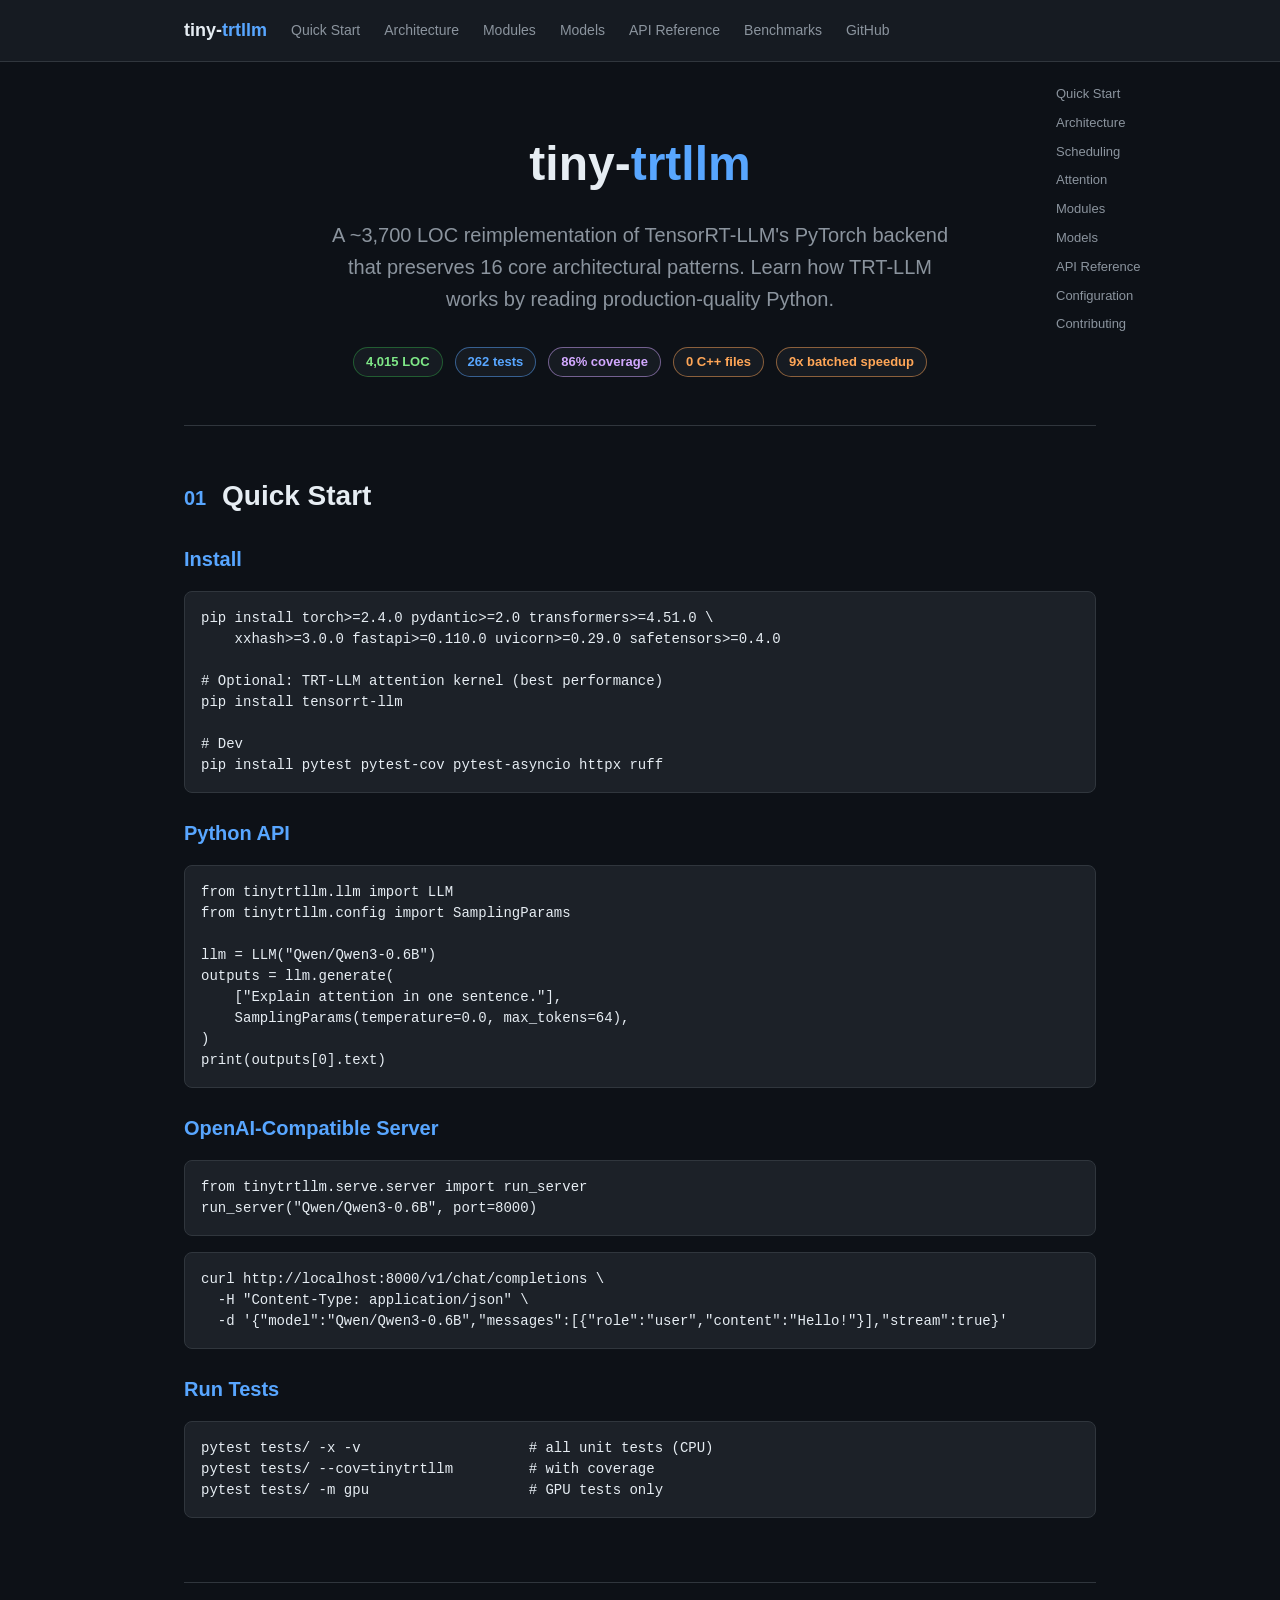
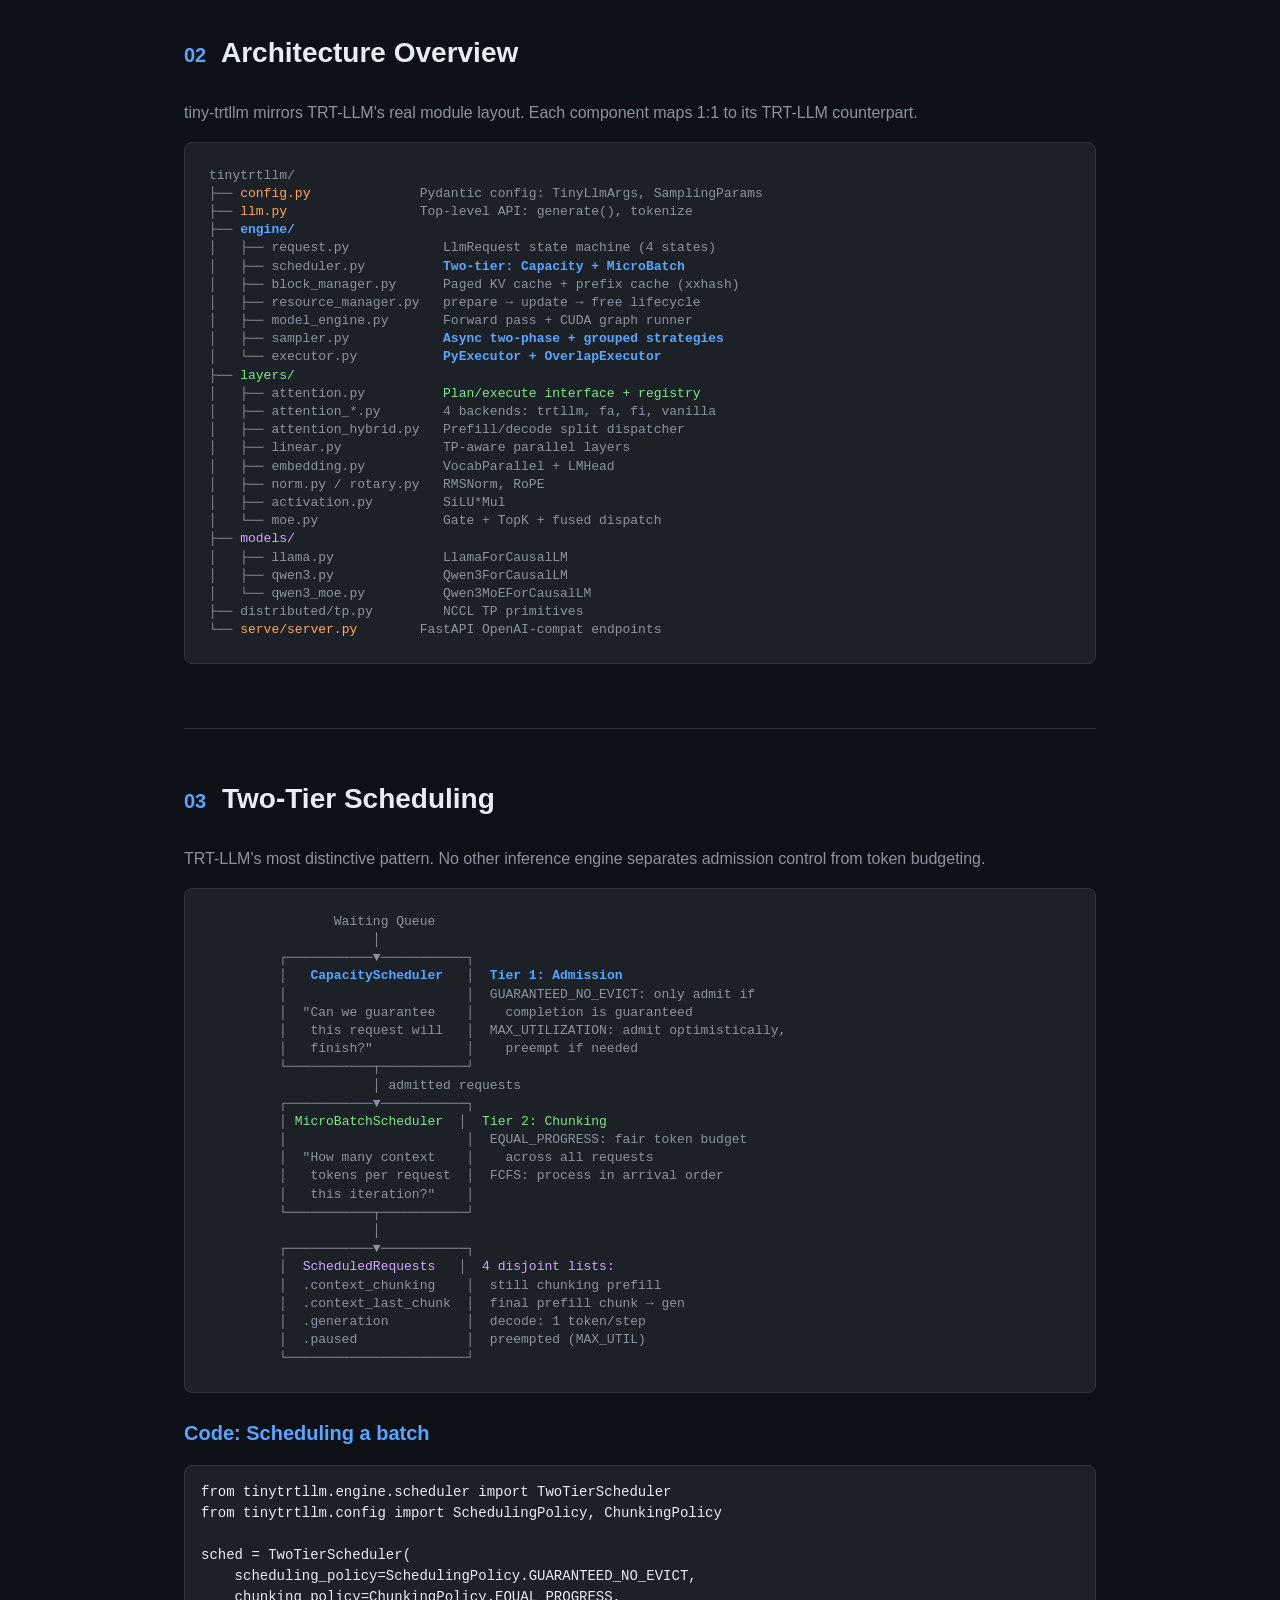
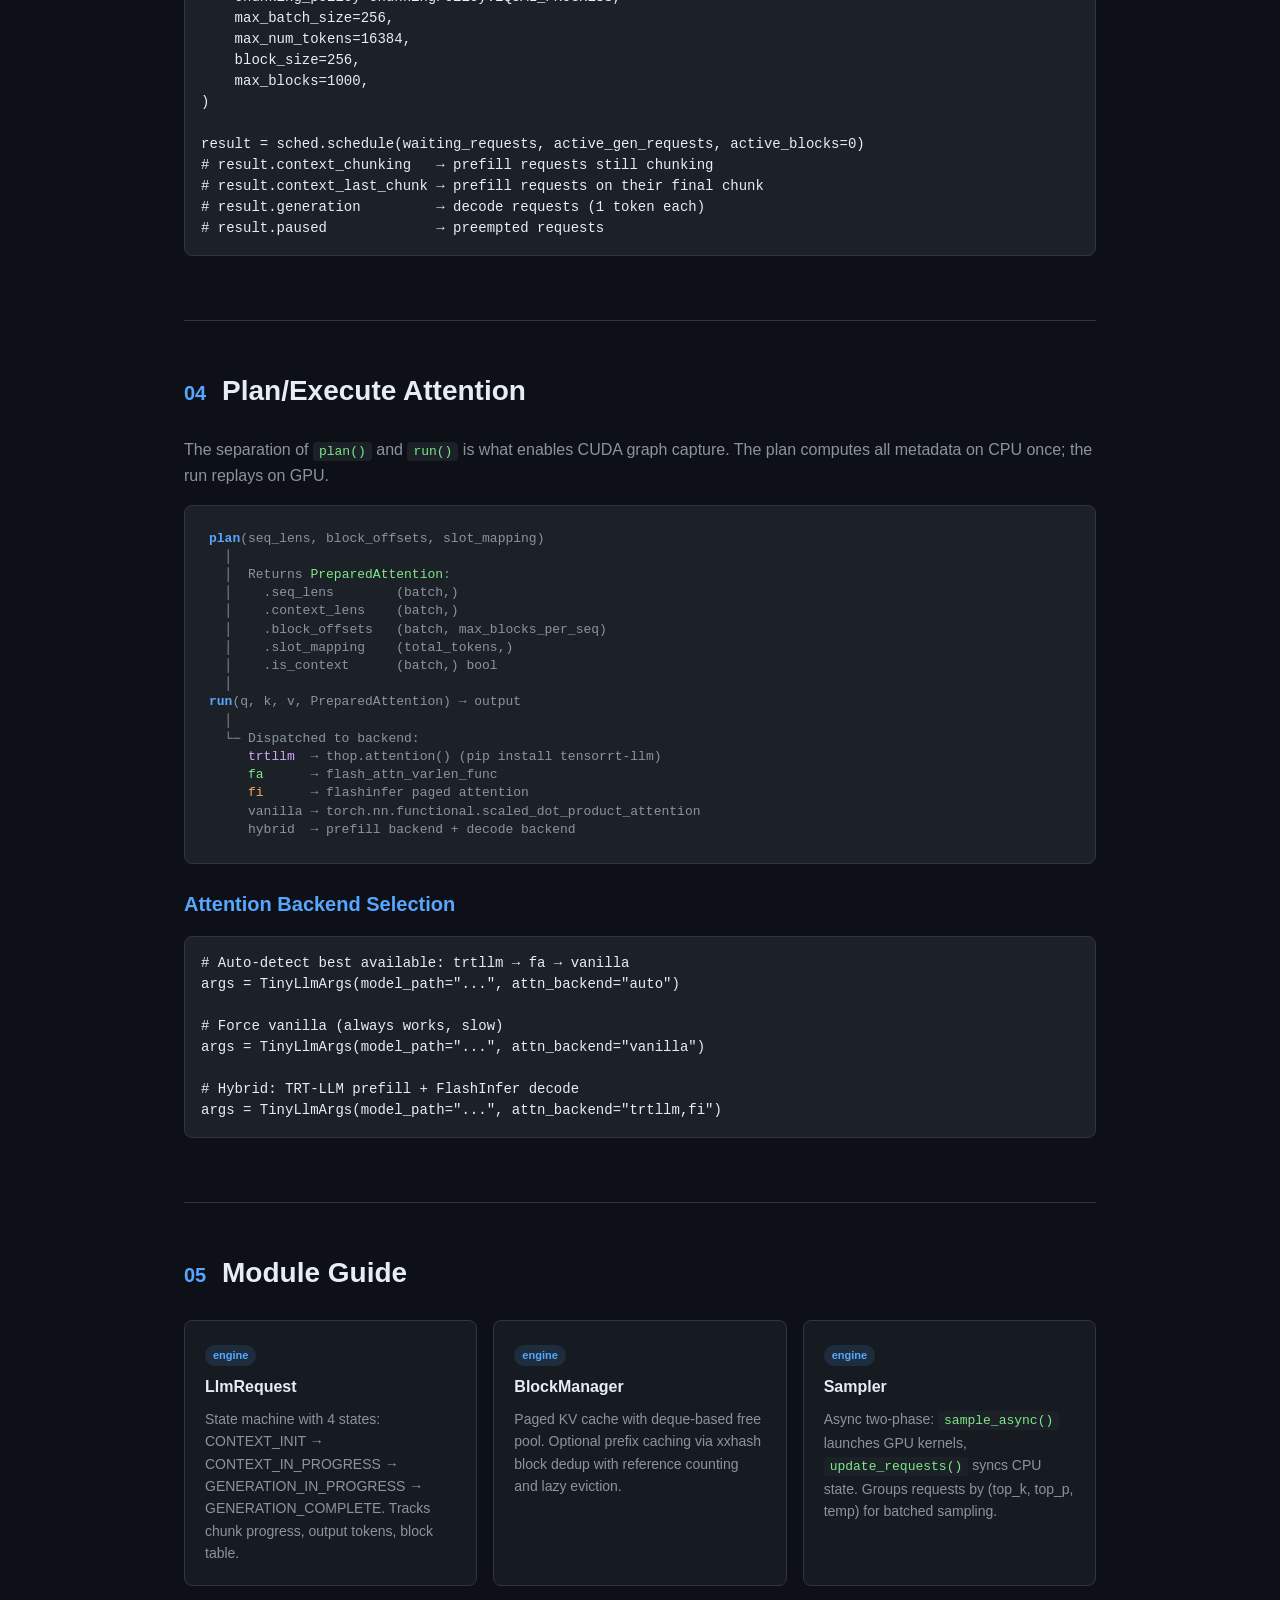
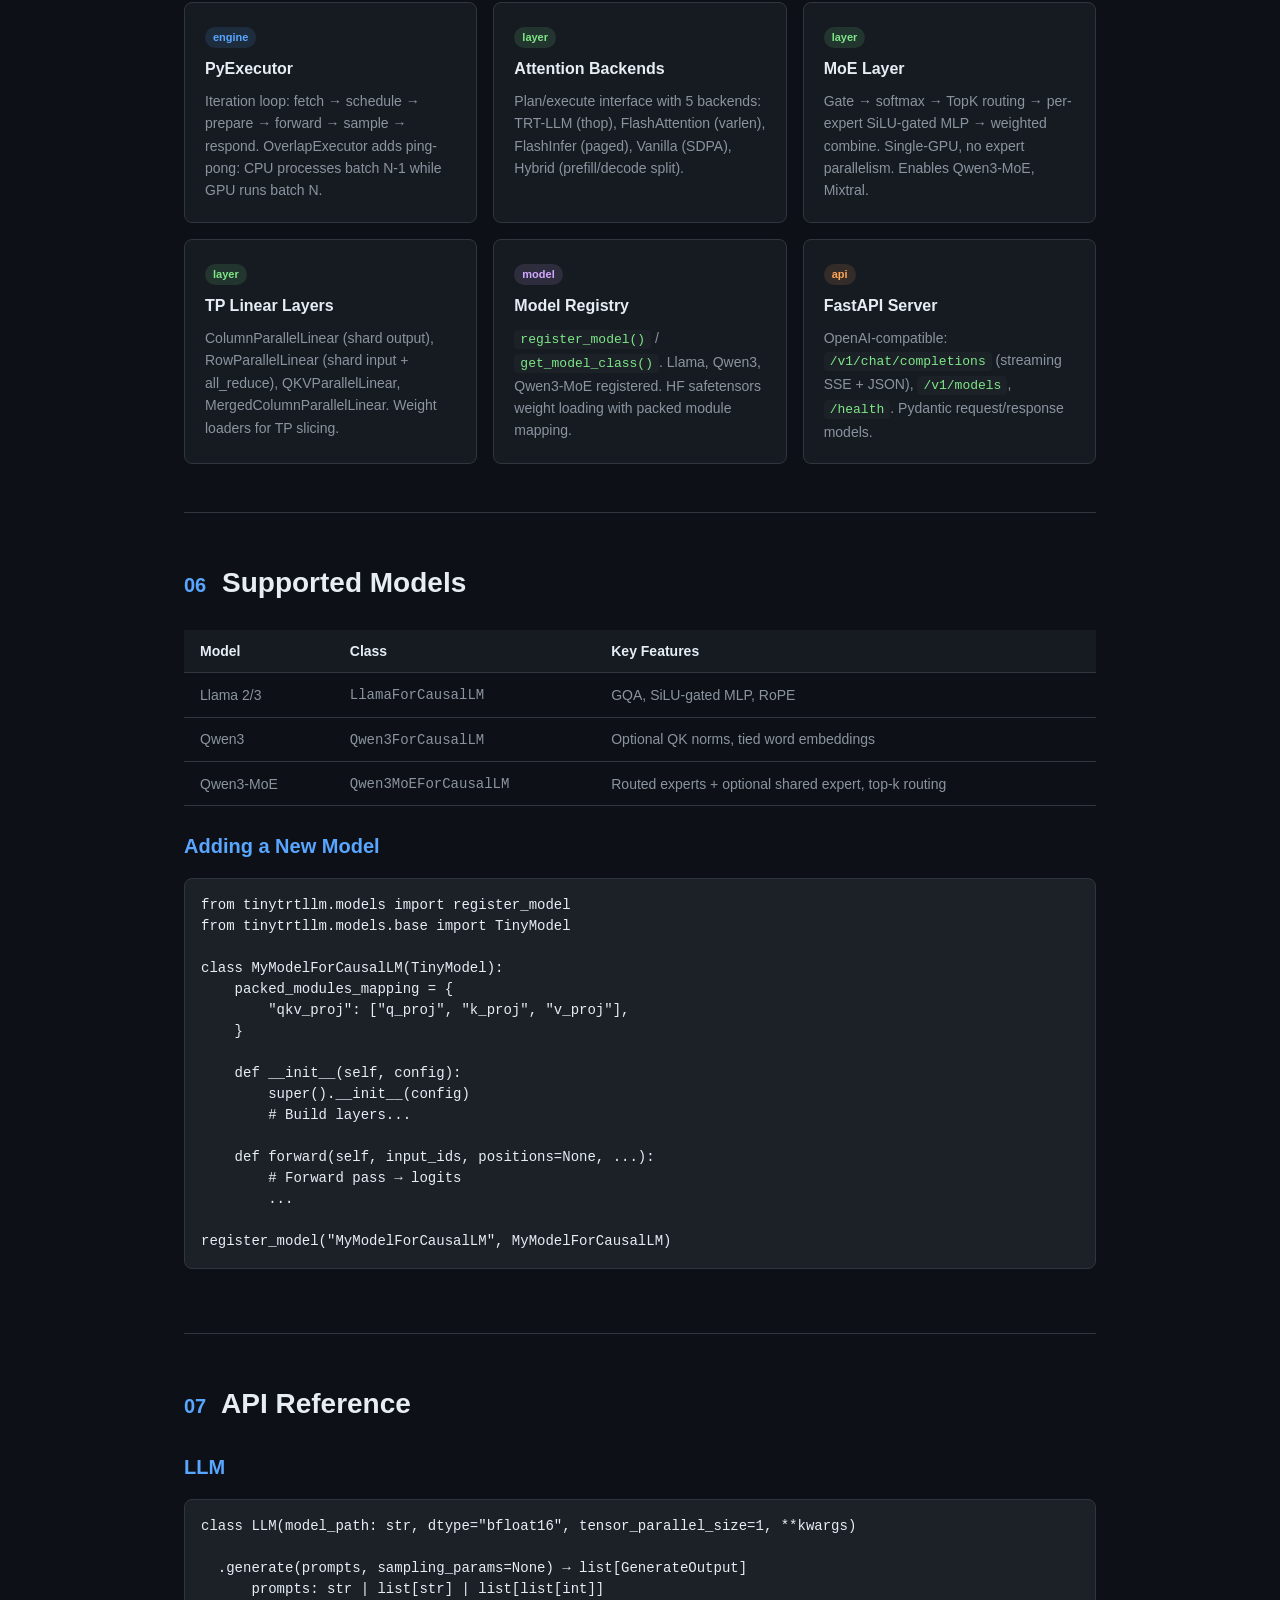
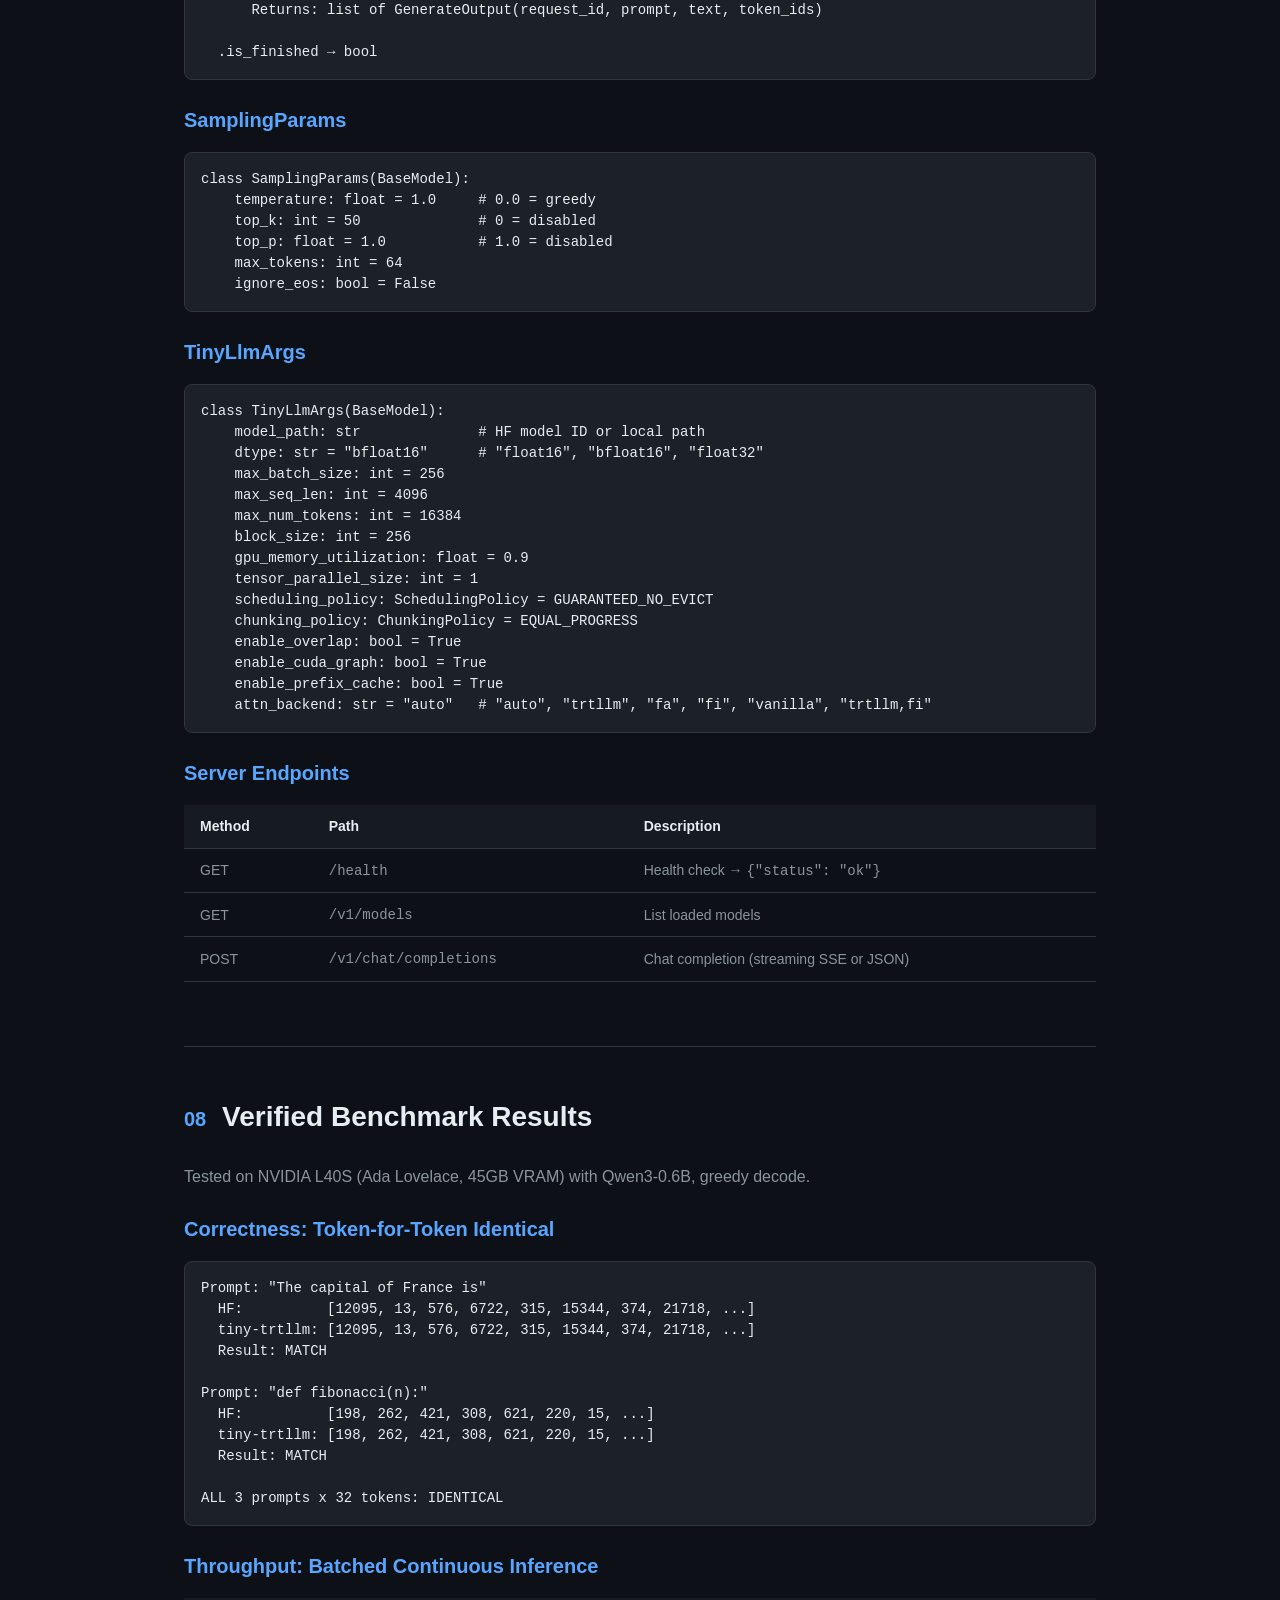
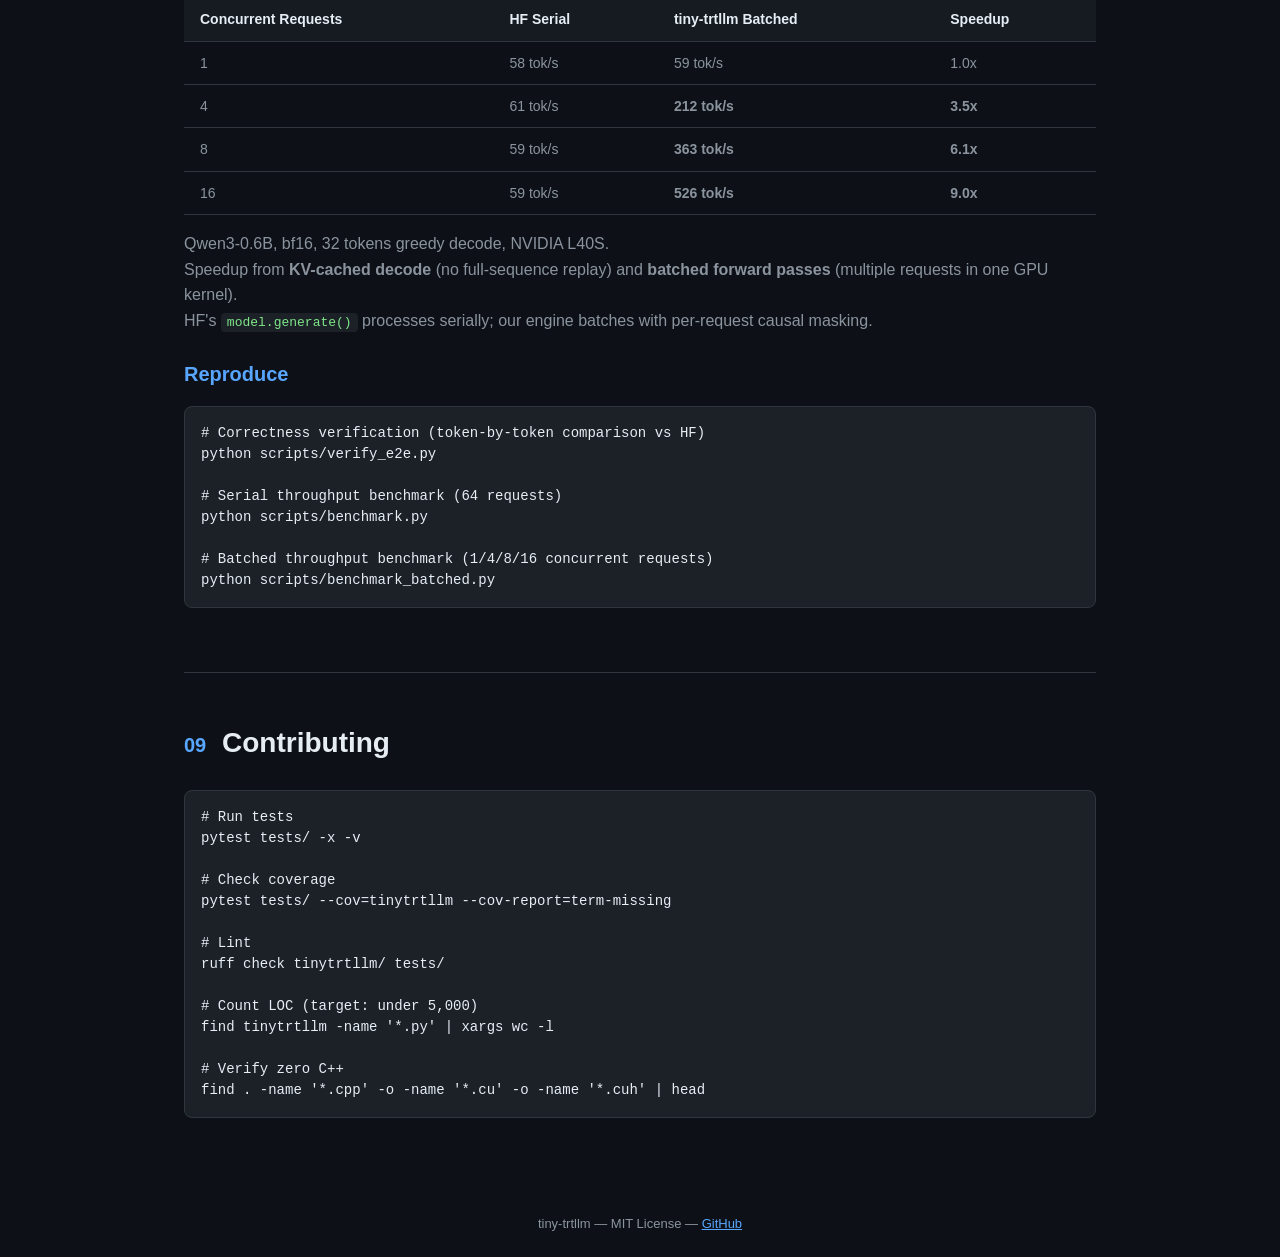
<file: docs/index.html>
<!DOCTYPE html>
<html lang="en">
<head>
<meta charset="UTF-8">
<meta name="viewport" content="width=device-width, initial-scale=1.0">
<title>tiny-trtllm Documentation</title>
<style>
  :root {
    --bg: #0d1117;
    --surface: #161b22;
    --border: #30363d;
    --text: #e6edf3;
    --text-muted: #8b949e;
    --accent: #58a6ff;
    --accent2: #7ee787;
    --accent3: #d2a8ff;
    --accent4: #ffa657;
    --code-bg: #1c2128;
  }
  * { margin: 0; padding: 0; box-sizing: border-box; }
  body {
    font-family: -apple-system, BlinkMacSystemFont, 'Segoe UI', Helvetica, Arial, sans-serif;
    background: var(--bg);
    color: var(--text);
    line-height: 1.6;
  }
  .container { max-width: 960px; margin: 0 auto; padding: 0 24px; }

  /* Nav */
  nav {
    background: var(--surface);
    border-bottom: 1px solid var(--border);
    padding: 16px 0;
    position: sticky; top: 0; z-index: 10;
  }
  nav .container { display: flex; align-items: center; gap: 24px; }
  nav a { color: var(--text-muted); text-decoration: none; font-size: 14px; }
  nav a:hover, nav a.active { color: var(--text); }
  .logo { font-weight: 700; font-size: 18px; color: var(--text); text-decoration: none; }
  .logo span { color: var(--accent); }

  /* Hero */
  .hero {
    padding: 64px 0 48px;
    text-align: center;
    border-bottom: 1px solid var(--border);
  }
  .hero h1 { font-size: 48px; font-weight: 800; margin-bottom: 16px; }
  .hero h1 span { color: var(--accent); }
  .hero p { font-size: 20px; color: var(--text-muted); max-width: 640px; margin: 0 auto 32px; }
  .badges { display: flex; gap: 12px; justify-content: center; flex-wrap: wrap; }
  .badge {
    display: inline-block; padding: 4px 12px; border-radius: 16px;
    font-size: 13px; font-weight: 600;
    background: var(--surface); border: 1px solid var(--border);
  }
  .badge.loc { color: var(--accent2); border-color: #2ea04380; }
  .badge.tests { color: var(--accent); border-color: #58a6ff80; }
  .badge.cov { color: var(--accent3); border-color: #d2a8ff80; }
  .badge.cpp { color: var(--accent4); border-color: #ffa65780; }

  /* Sections */
  section { padding: 48px 0; border-bottom: 1px solid var(--border); }
  section:last-child { border-bottom: none; }
  h2 { font-size: 28px; margin-bottom: 24px; }
  h2 .num { color: var(--accent); font-size: 20px; margin-right: 8px; }
  h3 { font-size: 20px; margin: 24px 0 12px; color: var(--accent); }
  p, li { color: var(--text-muted); margin-bottom: 12px; }
  ul { padding-left: 24px; }
  a { color: var(--accent); }

  /* Code blocks */
  pre {
    background: var(--code-bg); border: 1px solid var(--border);
    border-radius: 8px; padding: 16px; overflow-x: auto;
    font-size: 14px; line-height: 1.5; margin: 16px 0;
  }
  code { font-family: 'SF Mono', 'Fira Code', monospace; }
  p code, li code {
    background: var(--code-bg); padding: 2px 6px; border-radius: 4px;
    font-size: 13px; color: var(--accent2);
  }

  /* Cards grid */
  .cards { display: grid; grid-template-columns: repeat(auto-fit, minmax(280px, 1fr)); gap: 16px; }
  .card {
    background: var(--surface); border: 1px solid var(--border);
    border-radius: 8px; padding: 20px;
  }
  .card h4 { font-size: 16px; margin-bottom: 8px; color: var(--text); }
  .card p { font-size: 14px; margin: 0; }
  .card .tag {
    display: inline-block; font-size: 11px; padding: 2px 8px;
    border-radius: 12px; margin-bottom: 8px; font-weight: 600;
  }
  .tag.engine { background: #58a6ff20; color: var(--accent); }
  .tag.layer { background: #7ee78720; color: var(--accent2); }
  .tag.model { background: #d2a8ff20; color: var(--accent3); }
  .tag.api { background: #ffa65720; color: var(--accent4); }

  /* Table */
  table { width: 100%; border-collapse: collapse; margin: 16px 0; font-size: 14px; }
  th, td { padding: 10px 16px; text-align: left; border-bottom: 1px solid var(--border); }
  th { color: var(--text); font-weight: 600; background: var(--surface); }
  td { color: var(--text-muted); }

  /* Diagram */
  .diagram {
    background: var(--code-bg); border: 1px solid var(--border);
    border-radius: 8px; padding: 24px; margin: 16px 0;
    font-family: 'SF Mono', monospace; font-size: 13px;
    line-height: 1.4; white-space: pre; overflow-x: auto;
    color: var(--text-muted);
  }
  .diagram .hl { color: var(--accent); font-weight: 700; }
  .diagram .g { color: var(--accent2); }
  .diagram .p { color: var(--accent3); }
  .diagram .o { color: var(--accent4); }

  /* Footer */
  footer {
    padding: 32px 0; text-align: center;
    color: var(--text-muted); font-size: 13px;
  }

  /* TOC sidebar on wide screens */
  @media (min-width: 1200px) {
    .toc {
      position: fixed; right: 24px; top: 80px; width: 200px;
      font-size: 13px;
    }
    .toc a { display: block; color: var(--text-muted); text-decoration: none; padding: 4px 0; }
    .toc a:hover { color: var(--accent); }
  }
  @media (max-width: 1199px) {
    .toc { display: none; }
  }
</style>
</head>
<body>

<nav>
  <div class="container">
    <a href="#" class="logo">tiny-<span>trtllm</span></a>
    <a href="#quickstart">Quick Start</a>
    <a href="#architecture">Architecture</a>
    <a href="#modules">Modules</a>
    <a href="#models">Models</a>
    <a href="#api-ref">API Reference</a>
    <a href="#benchmark">Benchmarks</a>
    <a href="https://github.com/venkywonka/tiny-trtllm" target="_blank">GitHub</a>
  </div>
</nav>

<div class="toc">
  <a href="#quickstart">Quick Start</a>
  <a href="#architecture">Architecture</a>
  <a href="#scheduling">Scheduling</a>
  <a href="#attention">Attention</a>
  <a href="#modules">Modules</a>
  <a href="#models">Models</a>
  <a href="#api-ref">API Reference</a>
  <a href="#config-ref">Configuration</a>
  <a href="#contributing">Contributing</a>
</div>

<div class="container">

<div class="hero">
  <h1>tiny-<span>trtllm</span></h1>
  <p>A ~3,700 LOC reimplementation of TensorRT-LLM's PyTorch backend that preserves 16 core architectural patterns. Learn how TRT-LLM works by reading production-quality Python.</p>
  <div class="badges">
    <span class="badge loc">4,015 LOC</span>
    <span class="badge tests">262 tests</span>
    <span class="badge cov">86% coverage</span>
    <span class="badge cpp">0 C++ files</span>
    <span class="badge" style="color:#ffa657;border-color:#ffa65780;">9x batched speedup</span>
  </div>
</div>

<!-- Quick Start -->
<section id="quickstart">
  <h2><span class="num">01</span> Quick Start</h2>

  <h3>Install</h3>
  <pre><code>pip install torch>=2.4.0 pydantic>=2.0 transformers>=4.51.0 \
    xxhash>=3.0.0 fastapi>=0.110.0 uvicorn>=0.29.0 safetensors>=0.4.0

# Optional: TRT-LLM attention kernel (best performance)
pip install tensorrt-llm

# Dev
pip install pytest pytest-cov pytest-asyncio httpx ruff</code></pre>

  <h3>Python API</h3>
  <pre><code>from tinytrtllm.llm import LLM
from tinytrtllm.config import SamplingParams

llm = LLM("Qwen/Qwen3-0.6B")
outputs = llm.generate(
    ["Explain attention in one sentence."],
    SamplingParams(temperature=0.0, max_tokens=64),
)
print(outputs[0].text)</code></pre>

  <h3>OpenAI-Compatible Server</h3>
  <pre><code>from tinytrtllm.serve.server import run_server
run_server("Qwen/Qwen3-0.6B", port=8000)</code></pre>
  <pre><code>curl http://localhost:8000/v1/chat/completions \
  -H "Content-Type: application/json" \
  -d '{"model":"Qwen/Qwen3-0.6B","messages":[{"role":"user","content":"Hello!"}],"stream":true}'</code></pre>

  <h3>Run Tests</h3>
  <pre><code>pytest tests/ -x -v                    # all unit tests (CPU)
pytest tests/ --cov=tinytrtllm         # with coverage
pytest tests/ -m gpu                   # GPU tests only</code></pre>
</section>

<!-- Architecture -->
<section id="architecture">
  <h2><span class="num">02</span> Architecture Overview</h2>
  <p>tiny-trtllm mirrors TRT-LLM's real module layout. Each component maps 1:1 to its TRT-LLM counterpart.</p>

  <div class="diagram">tinytrtllm/
├── <span class="o">config.py</span>              Pydantic config: TinyLlmArgs, SamplingParams
├── <span class="o">llm.py</span>                 Top-level API: generate(), tokenize
├── <span class="hl">engine/</span>
│   ├── request.py            LlmRequest state machine (4 states)
│   ├── scheduler.py          <span class="hl">Two-tier: Capacity + MicroBatch</span>
│   ├── block_manager.py      Paged KV cache + prefix cache (xxhash)
│   ├── resource_manager.py   prepare → update → free lifecycle
│   ├── model_engine.py       Forward pass + CUDA graph runner
│   ├── sampler.py            <span class="hl">Async two-phase + grouped strategies</span>
│   └── executor.py           <span class="hl">PyExecutor + OverlapExecutor</span>
├── <span class="g">layers/</span>
│   ├── attention.py          <span class="g">Plan/execute interface + registry</span>
│   ├── attention_*.py        4 backends: trtllm, fa, fi, vanilla
│   ├── attention_hybrid.py   Prefill/decode split dispatcher
│   ├── linear.py             TP-aware parallel layers
│   ├── embedding.py          VocabParallel + LMHead
│   ├── norm.py / rotary.py   RMSNorm, RoPE
│   ├── activation.py         SiLU*Mul
│   └── moe.py                Gate + TopK + fused dispatch
├── <span class="p">models/</span>
│   ├── llama.py              LlamaForCausalLM
│   ├── qwen3.py              Qwen3ForCausalLM
│   └── qwen3_moe.py          Qwen3MoEForCausalLM
├── distributed/tp.py         NCCL TP primitives
└── <span class="o">serve/server.py</span>        FastAPI OpenAI-compat endpoints</div>
</section>

<!-- Scheduling -->
<section id="scheduling">
  <h2><span class="num">03</span> Two-Tier Scheduling</h2>
  <p>TRT-LLM's most distinctive pattern. No other inference engine separates admission control from token budgeting.</p>

  <div class="diagram">                Waiting Queue
                     │
         ┌───────────▼───────────┐
         │   <span class="hl">CapacityScheduler</span>   │  <span class="hl">Tier 1: Admission</span>
         │                       │  GUARANTEED_NO_EVICT: only admit if
         │  "Can we guarantee    │    completion is guaranteed
         │   this request will   │  MAX_UTILIZATION: admit optimistically,
         │   finish?"            │    preempt if needed
         └───────────┬───────────┘
                     │ admitted requests
         ┌───────────▼───────────┐
         │ <span class="g">MicroBatchScheduler</span>  │  <span class="g">Tier 2: Chunking</span>
         │                       │  EQUAL_PROGRESS: fair token budget
         │  "How many context    │    across all requests
         │   tokens per request  │  FCFS: process in arrival order
         │   this iteration?"    │
         └───────────┬───────────┘
                     │
         ┌───────────▼───────────┐
         │  <span class="p">ScheduledRequests</span>   │  <span class="p">4 disjoint lists:</span>
         │  .context_chunking    │  still chunking prefill
         │  .context_last_chunk  │  final prefill chunk → gen
         │  .generation          │  decode: 1 token/step
         │  .paused              │  preempted (MAX_UTIL)
         └───────────────────────┘</div>

  <h3>Code: Scheduling a batch</h3>
  <pre><code>from tinytrtllm.engine.scheduler import TwoTierScheduler
from tinytrtllm.config import SchedulingPolicy, ChunkingPolicy

sched = TwoTierScheduler(
    scheduling_policy=SchedulingPolicy.GUARANTEED_NO_EVICT,
    chunking_policy=ChunkingPolicy.EQUAL_PROGRESS,
    max_batch_size=256,
    max_num_tokens=16384,
    block_size=256,
    max_blocks=1000,
)

result = sched.schedule(waiting_requests, active_gen_requests, active_blocks=0)
# result.context_chunking   → prefill requests still chunking
# result.context_last_chunk → prefill requests on their final chunk
# result.generation         → decode requests (1 token each)
# result.paused             → preempted requests</code></pre>
</section>

<!-- Attention -->
<section id="attention">
  <h2><span class="num">04</span> Plan/Execute Attention</h2>
  <p>The separation of <code>plan()</code> and <code>run()</code> is what enables CUDA graph capture. The plan computes all metadata on CPU once; the run replays on GPU.</p>

  <div class="diagram"><span class="hl">plan</span>(seq_lens, block_offsets, slot_mapping)
  │
  │  Returns <span class="g">PreparedAttention</span>:
  │    .seq_lens        (batch,)
  │    .context_lens    (batch,)
  │    .block_offsets   (batch, max_blocks_per_seq)
  │    .slot_mapping    (total_tokens,)
  │    .is_context      (batch,) bool
  │
<span class="hl">run</span>(q, k, v, PreparedAttention) → output
  │
  └─ Dispatched to backend:
     <span class="p">trtllm</span>  → thop.attention() (pip install tensorrt-llm)
     <span class="g">fa</span>      → flash_attn_varlen_func
     <span class="o">fi</span>      → flashinfer paged attention
     vanilla → torch.nn.functional.scaled_dot_product_attention
     hybrid  → prefill backend + decode backend</div>

  <h3>Attention Backend Selection</h3>
  <pre><code># Auto-detect best available: trtllm → fa → vanilla
args = TinyLlmArgs(model_path="...", attn_backend="auto")

# Force vanilla (always works, slow)
args = TinyLlmArgs(model_path="...", attn_backend="vanilla")

# Hybrid: TRT-LLM prefill + FlashInfer decode
args = TinyLlmArgs(model_path="...", attn_backend="trtllm,fi")</code></pre>
</section>

<!-- Modules -->
<section id="modules">
  <h2><span class="num">05</span> Module Guide</h2>

  <div class="cards">
    <div class="card">
      <span class="tag engine">engine</span>
      <h4>LlmRequest</h4>
      <p>State machine with 4 states: CONTEXT_INIT → CONTEXT_IN_PROGRESS → GENERATION_IN_PROGRESS → GENERATION_COMPLETE. Tracks chunk progress, output tokens, block table.</p>
    </div>
    <div class="card">
      <span class="tag engine">engine</span>
      <h4>BlockManager</h4>
      <p>Paged KV cache with deque-based free pool. Optional prefix caching via xxhash block dedup with reference counting and lazy eviction.</p>
    </div>
    <div class="card">
      <span class="tag engine">engine</span>
      <h4>Sampler</h4>
      <p>Async two-phase: <code>sample_async()</code> launches GPU kernels, <code>update_requests()</code> syncs CPU state. Groups requests by (top_k, top_p, temp) for batched sampling.</p>
    </div>
    <div class="card">
      <span class="tag engine">engine</span>
      <h4>PyExecutor</h4>
      <p>Iteration loop: fetch → schedule → prepare → forward → sample → respond. OverlapExecutor adds ping-pong: CPU processes batch N-1 while GPU runs batch N.</p>
    </div>
    <div class="card">
      <span class="tag layer">layer</span>
      <h4>Attention Backends</h4>
      <p>Plan/execute interface with 5 backends: TRT-LLM (thop), FlashAttention (varlen), FlashInfer (paged), Vanilla (SDPA), Hybrid (prefill/decode split).</p>
    </div>
    <div class="card">
      <span class="tag layer">layer</span>
      <h4>MoE Layer</h4>
      <p>Gate → softmax → TopK routing → per-expert SiLU-gated MLP → weighted combine. Single-GPU, no expert parallelism. Enables Qwen3-MoE, Mixtral.</p>
    </div>
    <div class="card">
      <span class="tag layer">layer</span>
      <h4>TP Linear Layers</h4>
      <p>ColumnParallelLinear (shard output), RowParallelLinear (shard input + all_reduce), QKVParallelLinear, MergedColumnParallelLinear. Weight loaders for TP slicing.</p>
    </div>
    <div class="card">
      <span class="tag model">model</span>
      <h4>Model Registry</h4>
      <p><code>register_model()</code> / <code>get_model_class()</code>. Llama, Qwen3, Qwen3-MoE registered. HF safetensors weight loading with packed module mapping.</p>
    </div>
    <div class="card">
      <span class="tag api">api</span>
      <h4>FastAPI Server</h4>
      <p>OpenAI-compatible: <code>/v1/chat/completions</code> (streaming SSE + JSON), <code>/v1/models</code>, <code>/health</code>. Pydantic request/response models.</p>
    </div>
  </div>
</section>

<!-- Models -->
<section id="models">
  <h2><span class="num">06</span> Supported Models</h2>
  <table>
    <tr><th>Model</th><th>Class</th><th>Key Features</th></tr>
    <tr><td>Llama 2/3</td><td><code>LlamaForCausalLM</code></td><td>GQA, SiLU-gated MLP, RoPE</td></tr>
    <tr><td>Qwen3</td><td><code>Qwen3ForCausalLM</code></td><td>Optional QK norms, tied word embeddings</td></tr>
    <tr><td>Qwen3-MoE</td><td><code>Qwen3MoEForCausalLM</code></td><td>Routed experts + optional shared expert, top-k routing</td></tr>
  </table>

  <h3>Adding a New Model</h3>
  <pre><code>from tinytrtllm.models import register_model
from tinytrtllm.models.base import TinyModel

class MyModelForCausalLM(TinyModel):
    packed_modules_mapping = {
        "qkv_proj": ["q_proj", "k_proj", "v_proj"],
    }

    def __init__(self, config):
        super().__init__(config)
        # Build layers...

    def forward(self, input_ids, positions=None, ...):
        # Forward pass → logits
        ...

register_model("MyModelForCausalLM", MyModelForCausalLM)</code></pre>
</section>

<!-- API Reference -->
<section id="api-ref">
  <h2><span class="num">07</span> API Reference</h2>

  <h3>LLM</h3>
  <pre><code>class LLM(model_path: str, dtype="bfloat16", tensor_parallel_size=1, **kwargs)

  .generate(prompts, sampling_params=None) → list[GenerateOutput]
      prompts: str | list[str] | list[list[int]]
      Returns: list of GenerateOutput(request_id, prompt, text, token_ids)

  .is_finished → bool</code></pre>

  <h3>SamplingParams</h3>
  <pre><code>class SamplingParams(BaseModel):
    temperature: float = 1.0     # 0.0 = greedy
    top_k: int = 50              # 0 = disabled
    top_p: float = 1.0           # 1.0 = disabled
    max_tokens: int = 64
    ignore_eos: bool = False</code></pre>

  <h3 id="config-ref">TinyLlmArgs</h3>
  <pre><code>class TinyLlmArgs(BaseModel):
    model_path: str              # HF model ID or local path
    dtype: str = "bfloat16"      # "float16", "bfloat16", "float32"
    max_batch_size: int = 256
    max_seq_len: int = 4096
    max_num_tokens: int = 16384
    block_size: int = 256
    gpu_memory_utilization: float = 0.9
    tensor_parallel_size: int = 1
    scheduling_policy: SchedulingPolicy = GUARANTEED_NO_EVICT
    chunking_policy: ChunkingPolicy = EQUAL_PROGRESS
    enable_overlap: bool = True
    enable_cuda_graph: bool = True
    enable_prefix_cache: bool = True
    attn_backend: str = "auto"   # "auto", "trtllm", "fa", "fi", "vanilla", "trtllm,fi"</code></pre>

  <h3>Server Endpoints</h3>
  <table>
    <tr><th>Method</th><th>Path</th><th>Description</th></tr>
    <tr><td>GET</td><td><code>/health</code></td><td>Health check → <code>{"status": "ok"}</code></td></tr>
    <tr><td>GET</td><td><code>/v1/models</code></td><td>List loaded models</td></tr>
    <tr><td>POST</td><td><code>/v1/chat/completions</code></td><td>Chat completion (streaming SSE or JSON)</td></tr>
  </table>
</section>

<!-- Benchmark -->
<section id="benchmark">
  <h2><span class="num">08</span> Verified Benchmark Results</h2>
  <p>Tested on NVIDIA L40S (Ada Lovelace, 45GB VRAM) with Qwen3-0.6B, greedy decode.</p>

  <h3>Correctness: Token-for-Token Identical</h3>
  <pre><code>Prompt: "The capital of France is"
  HF:          [12095, 13, 576, 6722, 315, 15344, 374, 21718, ...]
  tiny-trtllm: [12095, 13, 576, 6722, 315, 15344, 374, 21718, ...]
  Result: MATCH

Prompt: "def fibonacci(n):"
  HF:          [198, 262, 421, 308, 621, 220, 15, ...]
  tiny-trtllm: [198, 262, 421, 308, 621, 220, 15, ...]
  Result: MATCH

ALL 3 prompts x 32 tokens: IDENTICAL</code></pre>

  <h3>Throughput: Batched Continuous Inference</h3>
  <table>
    <tr><th>Concurrent Requests</th><th>HF Serial</th><th>tiny-trtllm Batched</th><th>Speedup</th></tr>
    <tr><td>1</td><td>58 tok/s</td><td>59 tok/s</td><td>1.0x</td></tr>
    <tr><td>4</td><td>61 tok/s</td><td><strong>212 tok/s</strong></td><td><strong>3.5x</strong></td></tr>
    <tr><td>8</td><td>59 tok/s</td><td><strong>363 tok/s</strong></td><td><strong>6.1x</strong></td></tr>
    <tr><td>16</td><td>59 tok/s</td><td><strong>526 tok/s</strong></td><td><strong>9.0x</strong></td></tr>
  </table>
  <p>Qwen3-0.6B, bf16, 32 tokens greedy decode, NVIDIA L40S.<br>
  Speedup from <strong>KV-cached decode</strong> (no full-sequence replay) and <strong>batched forward passes</strong> (multiple requests in one GPU kernel).<br>
  HF's <code>model.generate()</code> processes serially; our engine batches with per-request causal masking.</p>

  <h3>Reproduce</h3>
  <pre><code># Correctness verification (token-by-token comparison vs HF)
python scripts/verify_e2e.py

# Serial throughput benchmark (64 requests)
python scripts/benchmark.py

# Batched throughput benchmark (1/4/8/16 concurrent requests)
python scripts/benchmark_batched.py</code></pre>
</section>

<!-- Contributing -->
<section id="contributing">
  <h2><span class="num">09</span> Contributing</h2>
  <pre><code># Run tests
pytest tests/ -x -v

# Check coverage
pytest tests/ --cov=tinytrtllm --cov-report=term-missing

# Lint
ruff check tinytrtllm/ tests/

# Count LOC (target: under 5,000)
find tinytrtllm -name '*.py' | xargs wc -l

# Verify zero C++
find . -name '*.cpp' -o -name '*.cu' -o -name '*.cuh' | head</code></pre>
</section>

</div>

<footer>
  <div class="container">
    tiny-trtllm &mdash; MIT License &mdash; <a href="https://github.com/venkywonka/tiny-trtllm">GitHub</a>
  </div>
</footer>

</body>
</html>
</file>
